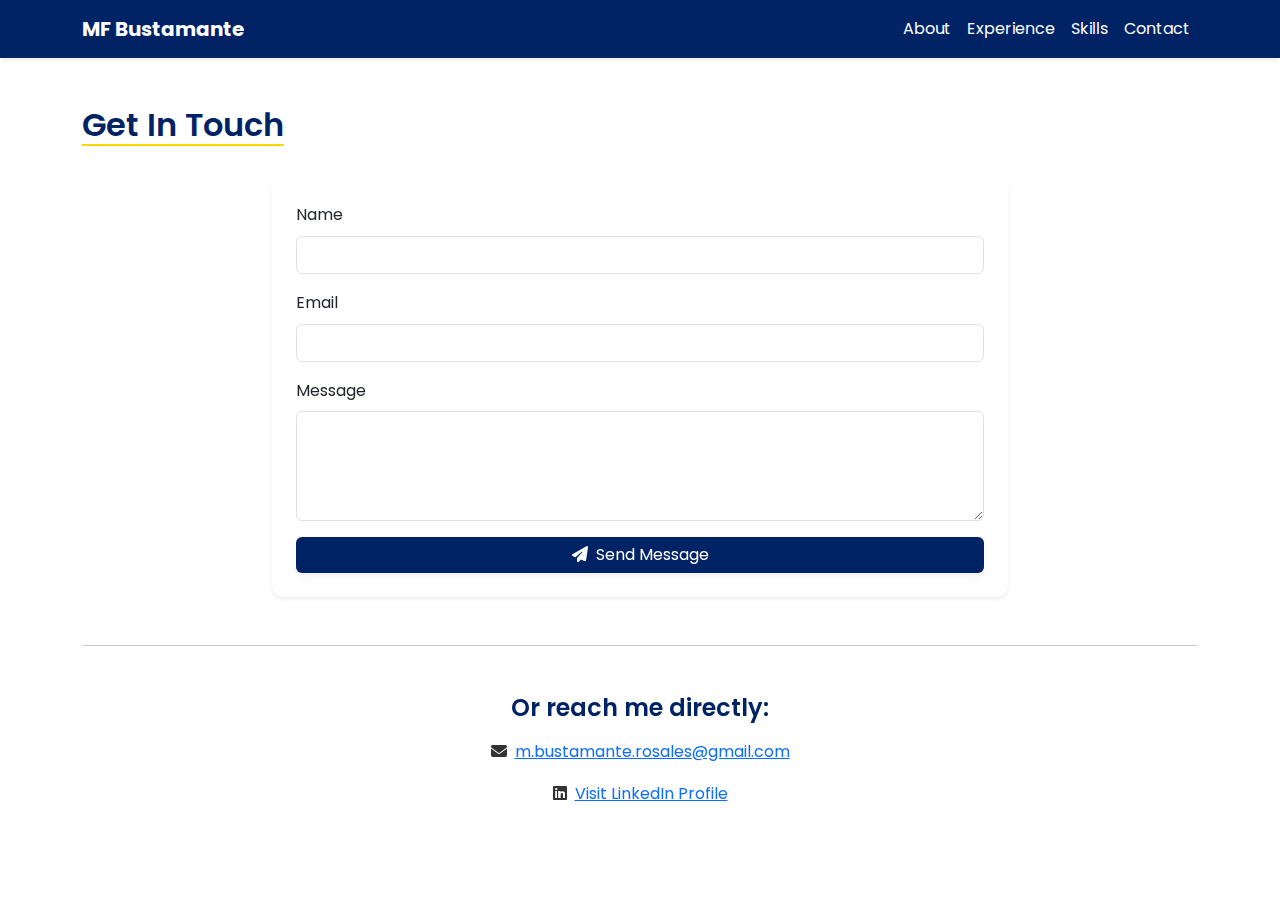
<file: Downloads/hr-portfolio2/contact.html>
<!-- contact.html - Enhanced Contact Page -->
<!DOCTYPE html>
<html lang="en">
<head>
  <meta charset="UTF-8">
  <meta name="viewport" content="width=device-width, initial-scale=1.0">
  <title>Contact | María Fernanda Bustamante</title>
  <link href="https://fonts.googleapis.com/css2?family=Poppins:wght@300;400;600&display=swap" rel="stylesheet">
  <link rel="stylesheet" href="https://cdnjs.cloudflare.com/ajax/libs/font-awesome/6.5.0/css/all.min.css">
  <link rel="stylesheet" href="https://cdn.jsdelivr.net/npm/bootstrap@5.3.2/dist/css/bootstrap.min.css">
  <link rel="stylesheet" href="https://unpkg.com/aos@2.3.1/dist/aos.css">
  <link rel="stylesheet" href="css/style.css">
</head>
<body>

  <!-- Navbar -->
  <nav class="navbar navbar-expand-lg navbar-dark bg-primary sticky-top shadow-sm">
    <div class="container">
      <a class="navbar-brand" href="index.html">MF Bustamante</a>
      <button class="navbar-toggler" type="button" data-bs-toggle="collapse" data-bs-target="#navbarNav">
        <span class="navbar-toggler-icon"></span>
      </button>
      <div class="collapse navbar-collapse" id="navbarNav">
        <ul class="navbar-nav ms-auto">
          <li class="nav-item"><a class="nav-link" href="about.html">About</a></li>
          <li class="nav-item"><a class="nav-link" href="experience.html">Experience</a></li>
          <li class="nav-item"><a class="nav-link" href="skills.html">Skills</a></li>
          <li class="nav-item"><a class="nav-link active" href="contact.html">Contact</a></li>
        </ul>
      </div>
    </div>
  </nav>

  <!-- Contact Form Section -->
  <section class="container py-5">
    <h2 class="section-title text-center">Get In Touch</h2>
    <div class="row justify-content-center" data-aos="fade-up">
      <div class="col-md-8">
        <form name="contact" method="POST" data-netlify="true" class="card p-4 shadow-sm border-0">
          <div class="mb-3">
            <label for="name" class="form-label">Name</label>
            <input type="text" class="form-control" id="name" name="name" required>
          </div>
          <div class="mb-3">
            <label for="email" class="form-label">Email</label>
            <input type="email" class="form-control" id="email" name="email" required>
          </div>
          <div class="mb-3">
            <label for="message" class="form-label">Message</label>
            <textarea class="form-control" id="message" name="message" rows="4" required></textarea>
          </div>
          <button type="submit" class="btn btn-primary w-100">
            <i class="fas fa-paper-plane me-2"></i>Send Message
          </button>
        </form>
      </div>
    </div>

    <hr class="my-5">

    <div class="text-center" data-aos="fade-up" data-aos-delay="100">
      <h4 class="mb-3">Or reach me directly:</h4>
      <p><i class="fas fa-envelope me-2"></i><a href="mailto:m.bustamante.rosales@gmail.com">m.bustamante.rosales@gmail.com</a></p>
      <p><i class="fab fa-linkedin me-2"></i><a href="https://www.linkedin.com/in/mar%C3%ADa-fernanda-bustamante-rosales-b8608368" target="_blank">Visit LinkedIn Profile</a></p>
    </div>
  </section>

  <!-- Scripts -->
  <script src="https://cdn.jsdelivr.net/npm/bootstrap@5.3.2/dist/js/bootstrap.bundle.min.js"></script>
  <script src="https://unpkg.com/aos@2.3.1/dist/aos.js"></script>
  <script src="js/script.js"></script>
</body>
</html>
</file>
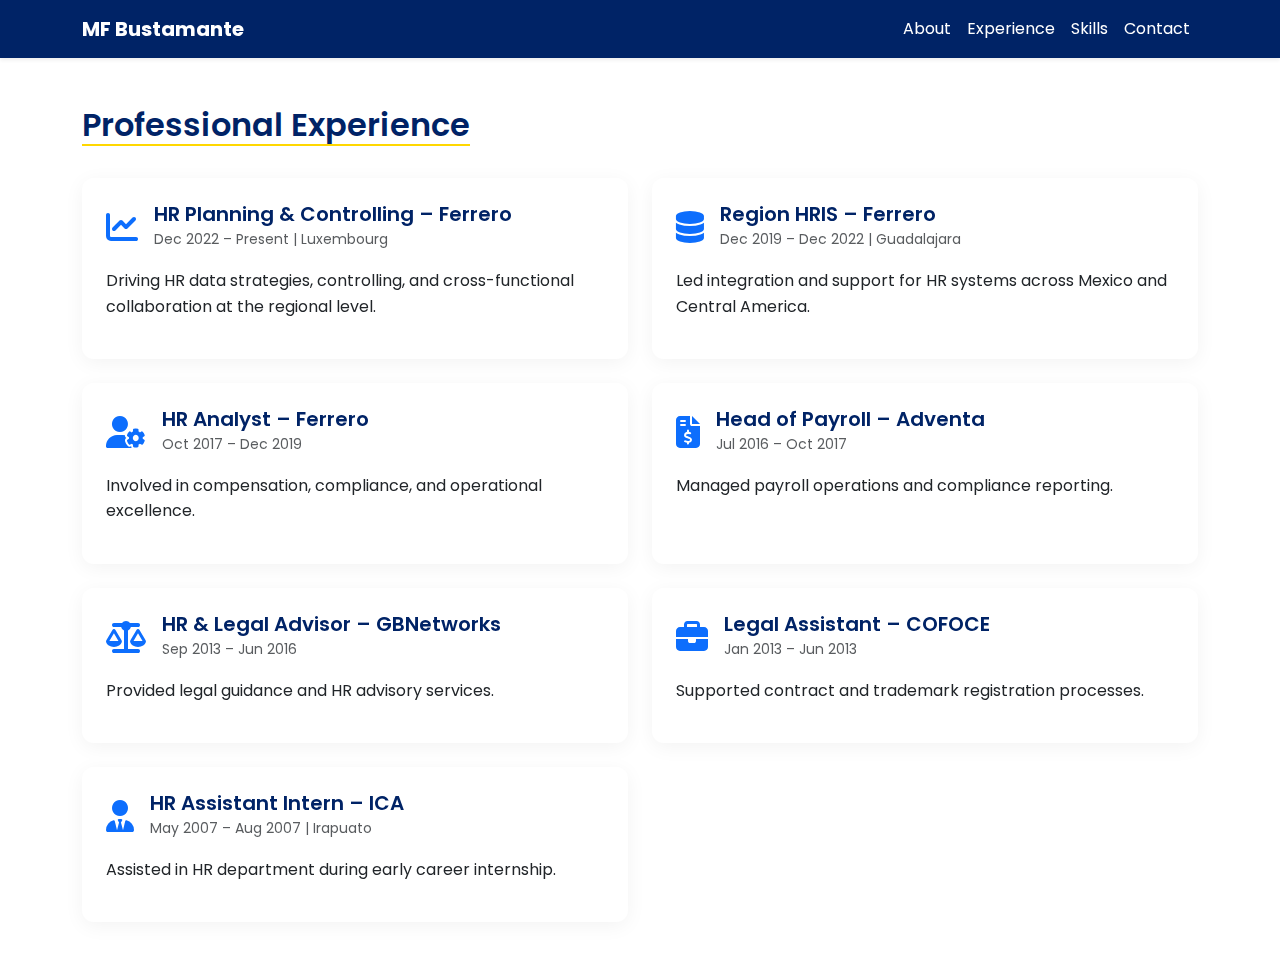
<file: Downloads/hr-portfolio2/experience.html>
<!-- experience.html - Enhanced Experience Page -->
<!DOCTYPE html>
<html lang="en">
<head>
  <meta charset="UTF-8">
  <meta name="viewport" content="width=device-width, initial-scale=1.0">
  <title>Experience | María Fernanda Bustamante</title>
  <link href="https://fonts.googleapis.com/css2?family=Poppins:wght@300;400;600&display=swap" rel="stylesheet">
  <link rel="stylesheet" href="https://cdnjs.cloudflare.com/ajax/libs/font-awesome/6.5.0/css/all.min.css">
  <link rel="stylesheet" href="https://cdn.jsdelivr.net/npm/bootstrap@5.3.2/dist/css/bootstrap.min.css">
  <link rel="stylesheet" href="https://unpkg.com/aos@2.3.1/dist/aos.css">
  <link rel="stylesheet" href="css/style.css">
</head>
<body>

  <!-- Navbar -->
  <nav class="navbar navbar-expand-lg navbar-dark bg-primary sticky-top shadow-sm">
    <div class="container">
      <a class="navbar-brand" href="index.html">MF Bustamante</a>
      <button class="navbar-toggler" type="button" data-bs-toggle="collapse" data-bs-target="#navbarNav">
        <span class="navbar-toggler-icon"></span>
      </button>
      <div class="collapse navbar-collapse" id="navbarNav">
        <ul class="navbar-nav ms-auto">
          <li class="nav-item"><a class="nav-link" href="about.html">About</a></li>
          <li class="nav-item"><a class="nav-link active" href="experience.html">Experience</a></li>
          <li class="nav-item"><a class="nav-link" href="skills.html">Skills</a></li>
          <li class="nav-item"><a class="nav-link" href="contact.html">Contact</a></li>
        </ul>
      </div>
    </div>
  </nav>

  <!-- Experience Timeline -->
  <section class="container py-5">
    <h2 class="section-title text-center">Professional Experience</h2>
    <div class="row g-4" data-aos="fade-up">

      <!-- Experience Card -->
      <div class="col-md-6">
        <div class="card h-100 p-4">
          <div class="d-flex align-items-center mb-3">
            <i class="fas fa-chart-line fa-2x text-primary me-3"></i>
            <div>
              <h5 class="mb-0">HR Planning & Controlling – Ferrero</h5>
              <small class="text-muted">Dec 2022 – Present | Luxembourg</small>
            </div>
          </div>
          <p>Driving HR data strategies, controlling, and cross-functional collaboration at the regional level.</p>
        </div>
      </div>

      <div class="col-md-6">
        <div class="card h-100 p-4">
          <div class="d-flex align-items-center mb-3">
            <i class="fas fa-database fa-2x text-primary me-3"></i>
            <div>
              <h5 class="mb-0">Region HRIS – Ferrero</h5>
              <small class="text-muted">Dec 2019 – Dec 2022 | Guadalajara</small>
            </div>
          </div>
          <p>Led integration and support for HR systems across Mexico and Central America.</p>
        </div>
      </div>

      <div class="col-md-6">
        <div class="card h-100 p-4">
          <div class="d-flex align-items-center mb-3">
            <i class="fas fa-user-cog fa-2x text-primary me-3"></i>
            <div>
              <h5 class="mb-0">HR Analyst – Ferrero</h5>
              <small class="text-muted">Oct 2017 – Dec 2019</small>
            </div>
          </div>
          <p>Involved in compensation, compliance, and operational excellence.</p>
        </div>
      </div>

      <div class="col-md-6">
        <div class="card h-100 p-4">
          <div class="d-flex align-items-center mb-3">
            <i class="fas fa-file-invoice-dollar fa-2x text-primary me-3"></i>
            <div>
              <h5 class="mb-0">Head of Payroll – Adventa</h5>
              <small class="text-muted">Jul 2016 – Oct 2017</small>
            </div>
          </div>
          <p>Managed payroll operations and compliance reporting.</p>
        </div>
      </div>

      <div class="col-md-6">
        <div class="card h-100 p-4">
          <div class="d-flex align-items-center mb-3">
            <i class="fas fa-balance-scale fa-2x text-primary me-3"></i>
            <div>
              <h5 class="mb-0">HR & Legal Advisor – GBNetworks</h5>
              <small class="text-muted">Sep 2013 – Jun 2016</small>
            </div>
          </div>
          <p>Provided legal guidance and HR advisory services.</p>
        </div>
      </div>

      <div class="col-md-6">
        <div class="card h-100 p-4">
          <div class="d-flex align-items-center mb-3">
            <i class="fas fa-briefcase fa-2x text-primary me-3"></i>
            <div>
              <h5 class="mb-0">Legal Assistant – COFOCE</h5>
              <small class="text-muted">Jan 2013 – Jun 2013</small>
            </div>
          </div>
          <p>Supported contract and trademark registration processes.</p>
        </div>
      </div>

      <div class="col-md-6">
        <div class="card h-100 p-4">
          <div class="d-flex align-items-center mb-3">
            <i class="fas fa-user-tie fa-2x text-primary me-3"></i>
            <div>
              <h5 class="mb-0">HR Assistant Intern – ICA</h5>
              <small class="text-muted">May 2007 – Aug 2007 | Irapuato</small>
            </div>
          </div>
          <p>Assisted in HR department during early career internship.</p>
        </div>
      </div>

    </div>
  </section>

  <!-- Scripts -->
  <script src="https://cdn.jsdelivr.net/npm/bootstrap@5.3.2/dist/js/bootstrap.bundle.min.js"></script>
  <script src="https://unpkg.com/aos@2.3.1/dist/aos.js"></script>
  <script src="js/script.js"></script>
</body>
</html>
</file>
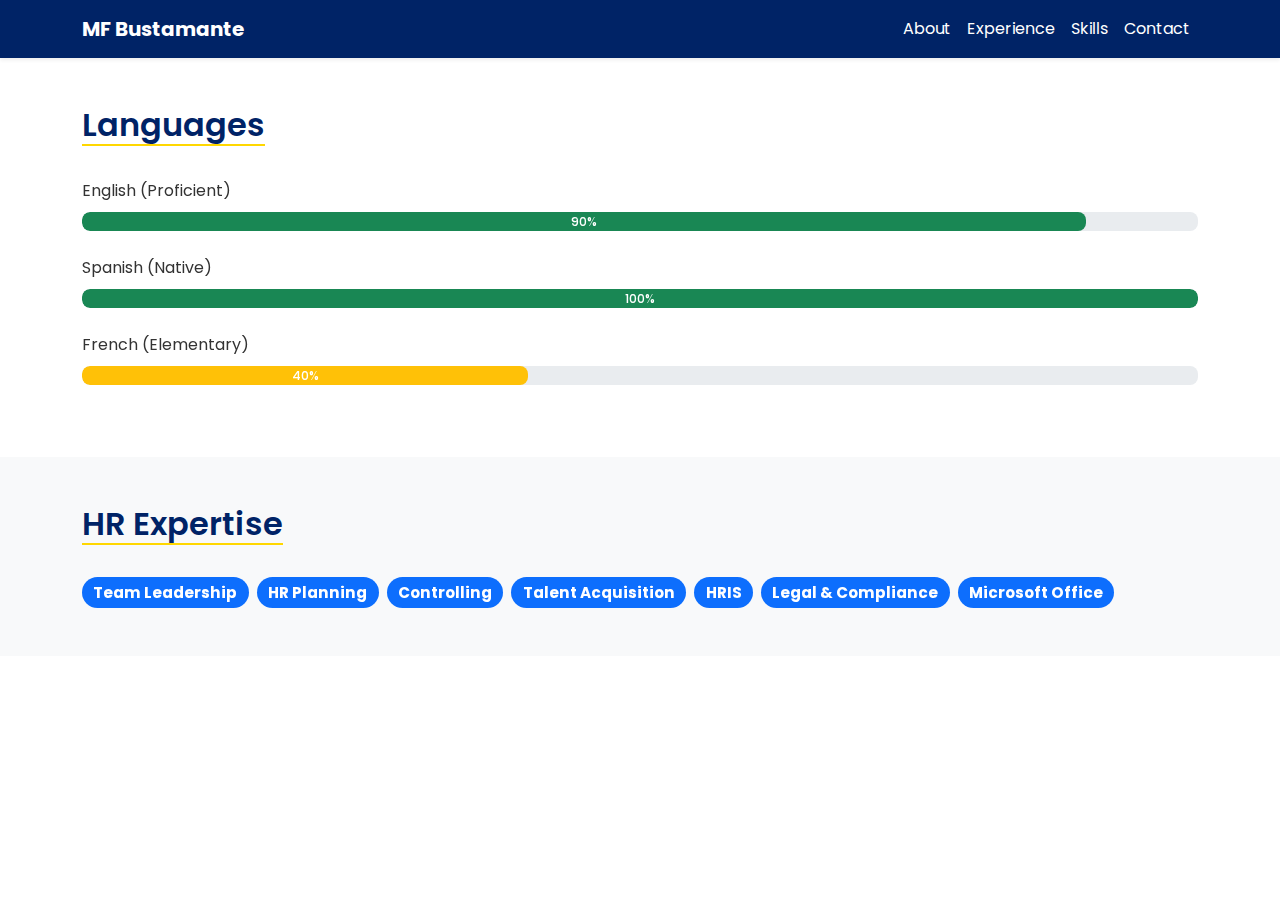
<file: Downloads/hr-portfolio2/skills.html>
<!-- skills.html - Enhanced Skills Page -->
<!DOCTYPE html>
<html lang="en">
<head>
  <meta charset="UTF-8">
  <meta name="viewport" content="width=device-width, initial-scale=1.0">
  <title>Skills | María Fernanda Bustamante</title>
  <link href="https://fonts.googleapis.com/css2?family=Poppins:wght@300;400;600&display=swap" rel="stylesheet">
  <link rel="stylesheet" href="https://cdnjs.cloudflare.com/ajax/libs/font-awesome/6.5.0/css/all.min.css">
  <link rel="stylesheet" href="https://cdn.jsdelivr.net/npm/bootstrap@5.3.2/dist/css/bootstrap.min.css">
  <link rel="stylesheet" href="https://unpkg.com/aos@2.3.1/dist/aos.css">
  <link rel="stylesheet" href="css/style.css">
</head>
<body>

  <!-- Navbar -->
  <nav class="navbar navbar-expand-lg navbar-dark bg-primary sticky-top shadow-sm">
    <div class="container">
      <a class="navbar-brand" href="index.html">MF Bustamante</a>
      <button class="navbar-toggler" type="button" data-bs-toggle="collapse" data-bs-target="#navbarNav">
        <span class="navbar-toggler-icon"></span>
      </button>
      <div class="collapse navbar-collapse" id="navbarNav">
        <ul class="navbar-nav ms-auto">
          <li class="nav-item"><a class="nav-link" href="about.html">About</a></li>
          <li class="nav-item"><a class="nav-link" href="experience.html">Experience</a></li>
          <li class="nav-item"><a class="nav-link active" href="skills.html">Skills</a></li>
          <li class="nav-item"><a class="nav-link" href="contact.html">Contact</a></li>
        </ul>
      </div>
    </div>
  </nav>

  <!-- Language Skills -->
  <section class="container py-5">
    <h2 class="section-title">Languages</h2>

    <div class="mb-4" data-aos="fade-right">
      <label class="form-label">English (Proficient)</label>
      <div class="progress">
        <div class="progress-bar bg-success" style="width: 90%;">90%</div>
      </div>
    </div>

    <div class="mb-4" data-aos="fade-right" data-aos-delay="100">
      <label class="form-label">Spanish (Native)</label>
      <div class="progress">
        <div class="progress-bar bg-success" style="width: 100%;">100%</div>
      </div>
    </div>

    <div class="mb-4" data-aos="fade-right" data-aos-delay="200">
      <label class="form-label">French (Elementary)</label>
      <div class="progress">
        <div class="progress-bar bg-warning" style="width: 40%;">40%</div>
      </div>
    </div>
  </section>

  <!-- HR Expertise -->
  <section class="bg-light py-5">
    <div class="container">
      <h3 class="section-title">HR Expertise</h3>
      <div class="d-flex flex-wrap gap-2" data-aos="fade-up">
        <span class="badge bg-primary">Team Leadership</span>
        <span class="badge bg-primary">HR Planning</span>
        <span class="badge bg-primary">Controlling</span>
        <span class="badge bg-primary">Talent Acquisition</span>
        <span class="badge bg-primary">HRIS</span>
        <span class="badge bg-primary">Legal & Compliance</span>
        <span class="badge bg-primary">Microsoft Office</span>
      </div>
    </div>
  </section>

  <!-- Scripts -->
  <script src="https://cdn.jsdelivr.net/npm/bootstrap@5.3.2/dist/js/bootstrap.bundle.min.js"></script>
  <script src="https://unpkg.com/aos@2.3.1/dist/aos.js"></script>
  <script src="js/script.js"></script>
</body>
</html>
</file>
<file: Downloads/hr-portfolio2/css/style.css>
/* style.css - Modernized Stylesheet for HR Portfolio */

/* ========================================
   GLOBAL STYLES
======================================== */
:root {
    --primary: #002366;
    --accent: #FFD700;
    --text-dark: #333333;
    --bg-light: #f8f9fa;
    --shadow: rgba(0, 0, 0, 0.05);
  }
  
  body {
    font-family: 'Poppins', sans-serif;
    color: var(--text-dark);
    background-color: #ffffff;
    line-height: 1.6;
    scroll-behavior: smooth;
  }
  
  h1, h2, h3, h4, h5, h6 {
    font-weight: 600;
    color: var(--primary);
  }
  
  p {
    margin-bottom: 1rem;
  }
  
  section {
    padding: 4rem 0;
  }
  
  /* ========================================
     NAVBAR
  ======================================== */
  .navbar {
    background-color: var(--primary) !important;
    box-shadow: 0 2px 4px var(--shadow);
  }
  
  .navbar-brand {
    font-weight: 700;
  }
  
  .nav-link {
    color: #ffffff !important;
    transition: color 0.3s ease;
  }
  
  .nav-link:hover {
    color: var(--accent) !important;
  }
  
  /* ========================================
     BUTTONS
  ======================================== */
  .btn-primary {
    background-color: var(--primary);
    border: none;
    transition: all 0.3s ease-in-out;
    box-shadow: 0 4px 10px var(--shadow);
  }
  
  .btn-primary:hover {
    background-color: #001a4d;
  }
  
  .btn-warning {
    background-color: var(--accent);
    border: none;
    color: #000;
  }
  
  .btn-warning:hover {
    background-color: #e6c200;
  }
  
  /* ========================================
     PROGRESS BARS
  ======================================== */
  .progress {
    height: 1.2rem;
    border-radius: 8px;
    background-color: #e9ecef;
  }
  
  .progress-bar {
    font-weight: 500;
    border-radius: 8px;
  }
  
  /* ========================================
     BADGES
  ======================================== */
  .badge {
    font-size: 0.95rem;
    padding: 0.5em 0.75em;
    border-radius: 1.5rem;
  }
  
  .badge.bg-primary {
    background-color: var(--primary);
  }
  
  /* ========================================
     SHADOWS AND CARDS
  ======================================== */
  .card {
    border: none;
    border-radius: 12px;
    box-shadow: 0 4px 20px var(--shadow);
  }
  
  /* ========================================
     DARK MODE
  ======================================== */
  body.dark-mode {
    background-color: #121212;
    color: #f1f1f1;
  }
  
  body.dark-mode .navbar,
  body.dark-mode .btn-primary {
    background-color: #1a1a1a !important;
  }
  
  body.dark-mode .bg-light {
    background-color: #1e1e1e !important;
  }
  
  body.dark-mode .card {
    background-color: #2a2a2a;
  }
  
  /* ========================================
     CUSTOM UTILITIES
  ======================================== */
  .text-accent {
    color: var(--accent);
  }
  
  .bg-accent {
    background-color: var(--accent);
  }
  
  /* ========================================
     SECTION HEADINGS
  ======================================== */
  .section-title {
    margin-bottom: 2rem;
    font-size: 2rem;
    border-bottom: 2px solid var(--accent);
    display: inline-block;
  }
  
  /* ========================================
     ANIMATIONS (For AOS or smooth transitions)
  ======================================== */
  [data-aos] {
    opacity: 0;
    transition-property: opacity, transform;
  }
  
  /* ========================================
     MEDIA QUERIES
  ======================================== */
  @media (max-width: 768px) {
    .navbar-nav {
      text-align: center;
    }
  
    .section-title {
      font-size: 1.5rem;
    }
  }
</file>
